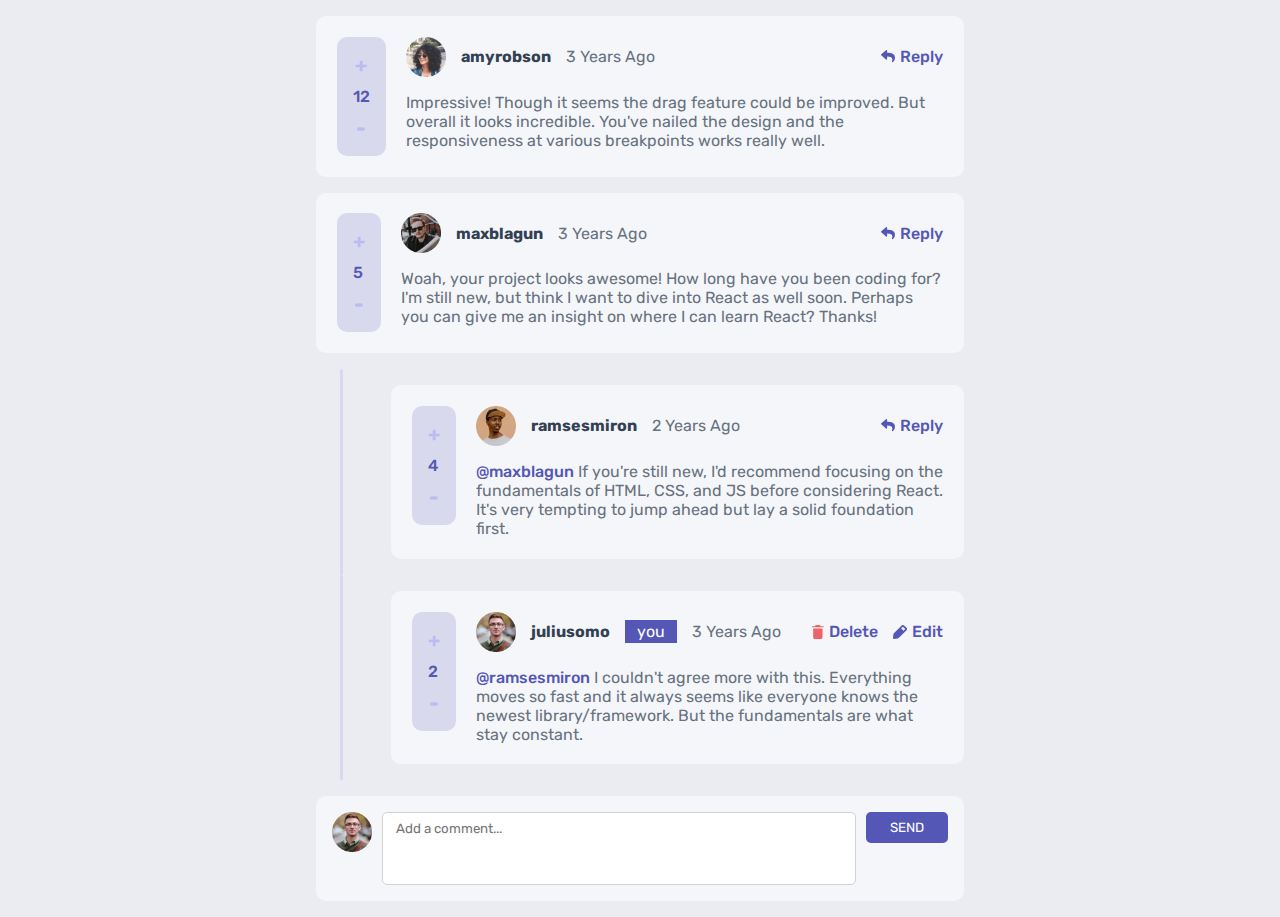
<file: index.html>
<!DOCTYPE html>
<html lang="en">
  <head>
    <meta charset="UTF-8" />
    <meta name="viewport" content="width=device-width, initial-scale=1.0" />
    <!-- displays site properly based on user's device -->
    <link
      href="https://unpkg.com/boxicons@2.1.4/css/boxicons.min.css"
      rel="stylesheet"
    />
    <link
      rel="icon"
      type="image/png"
      sizes="32x32"
      href="../../images/favicon-32x32.png"
    />

    <!-- Font -->
    <link rel="preconnect" href="https://fonts.googleapis.com" />
    <link rel="preconnect" href="https://fonts.gstatic.com" crossorigin />
    <link
      href="https://fonts.googleapis.com/css2?family=Rubik:ital,wght@0,300..900;1,300..900&display=swap"
      rel="stylesheet"
    />
    <link rel="stylesheet" href="src/css/styles.css" />
    <title>Frontend Mentor | Interactive comments section</title>
  </head>
  <body>
    <div class="deleteModal hidden">
      <div class="modalContent">
        <div class="modal--text">
          <h3 class="text--secondary delete--header">Delete Comment</h3>
          <p class="text--neutral">
            Are you sure you want to delete this comment? This will remove the
            comment and can't be undone.
          </p>
        </div>
        <div class="modal--buttons">
          <div class="button-tertiary cancel--button">NO, CANCEL</div>
          <div class="button-tertiary delete--button">YES, DELETE</div>
        </div>
      </div>
    </div>

    <div class="wrapper">
      <!-- Add Comment -->
      <div class="addCommentWrapper">
        <div class="commentNormalWrapper">
          <img
            class="userIcon"
            src="../../images/avatars/image-juliusomo.png"
            alt=""
          />
          <input
            class="comment--input"
            type="text"
            placeholder="Add a comment..."
          />
          <button class="button-primary comment--button">SEND</button>
        </div>

        <div class="comment-input-button-responsive">
          <input
            class="comment--input"
            type="text"
            placeholder="Add a comment..."
          />
          <div class="comment-details-responsive">
            <img
              class="userIcon"
              src="../../images/avatars/image-juliusomo.png"
              alt=""
            />
            <button class="button-primary comment--button">SEND</button>
          </div>
        </div>
      </div>
    </div>
    <!-- Reply Container -->
    <script type="module" src="src/js/main.js"></script>
    <script type="module" src="src/js/DeleteComment.js"></script>
    <script type="module" src="src/js/ReplyComment.js"></script>
    <script type="module" src="src/js/EditComment.js"></script>
    <script type="module" src="src/js/Template2.js"></script>
    <script type="module" src="src/js/TimeHandler.js"></script>
    <script type="module" src="src/js/VoteHandler.js"></script>
  </body>
</html>
</file>
<file: src/css/styles.css>
:root {
  /* Primary Colors */
  --primary: hsl(238, 40%, 52%);
  --secondary: hsl(358, 79%, 66%);
  --tertiary: hsl(240, 37%, 89%);
  --quaternary: hsl(357, 100%, 86%);

  /* Neutral Colors */
  --darkest: hsl(212, 24%, 26%);
  --dark: hsl(211, 10%, 45%);
  --light: hsl(223, 19%, 93%);
  --lighter: hsl(228, 33%, 97%);
  --white: hsl(0, 0%, 100%);
}

* {
  font-family: "Rubik", "sans-serif";
  box-sizing: border-box;
  padding: 0;
  margin: 0;
}

body {
  display: grid;
  place-items: center;
  min-height: 100vh;
  background-color: var(--light);
  /* max-width: 100%; */
  /* grid-template-rows: minmax(0, 1fr); */
}

.wrapper {
  max-width: 680px;
  width: 100%;
  /* min-width: 0px; */
  /* width: 680px; */
}

.text--primary {
  color: var(--primary);
  font-weight: 500;
}

.text--secondary {
  color: var(--darkest);
  font-weight: 700;
}

.text--neutral {
  color: var(--dark);
  font-size: 1rem;
  max-width: 100%;
}

/* Add Comment */
.addCommentWrapper {
  margin: 1rem;
  padding: 1rem;
  border-radius: 10px;
  background-color: var(--lighter);
  max-width: 100%;
}

.commentNormalWrapper {
  display: flex;
  align-items: start;
  gap: 10px;
  max-width: 100%;
}

.comment-input-button-responsive {
  display: flex;
  align-items: center;
  flex-direction: column;
}

.comment-details-responsive {
  display: flex;
  justify-content: space-between;
  max-width: 500px;
  margin-top: 1rem;
  width: 100%;
}

.comment--input {
  max-width: 500px;
  width: 100%;
  padding: 0.5rem 3rem 3rem 0.8rem;
  border: 1px solid lightgray;
  border-radius: 5px;
}

/* input[type="text"],
textarea {
  max-width: 100%; 
}*/

.button-primary {
  padding: 8px 24px;
  border: none;
  background-color: var(--primary);
  color: var(--white);
  font-style: bold;
  border-radius: 5px;

  cursor: pointer;
}

.userIcon {
  width: 40px;
  height: 40px;
}

/* Comment */
.commentContainer {
  background-color: var(--lighter);
  margin-bottom: 1rem;
  padding: 1.3rem;
  border-radius: 10px;
  max-width: 100%;
  margin: 1rem;
}
.commentContent {
  display: flex;
  align-items: start;
  gap: 20px;
  max-width: 100%;
}

.counterWrapper {
  background-color: var(--tertiary);
  display: flex;
  flex-direction: column;
  gap: 10px;
  padding: 1rem;
  border-radius: 10px;
}

.counterButton {
  border: none;
  cursor: pointer;
}

.content--current_user {
  padding: 2px 12px;
  border: none;
  background-color: var(--primary);
  color: var(--white);
  font-style: bold;
  font-size: 1rem;
}

.commentContentWrapper {
  display: flex;
  flex-direction: column;
  width: 100%;
}

.user--details {
  display: flex;
  align-items: center;
  justify-content: space-between;
  margin-bottom: 1rem;
}

.content--user {
  display: flex;
  align-items: center;
  gap: 15px;
}

.comment--features {
  display: flex;
  align-items: center;
  gap: 15px;
}

.comment--reply,
.comment--delete,
.comment--edit {
  display: flex;
  align-items: center;
  gap: 5px;

  cursor: pointer;
}

.counterImage {
  background-color: transparent;
  background: transparent;
}

.repliedTo {
  width: 90%;
  max-width: 100%;
  align-items: end;
}

.transparent {
  background: transparent;
  background-color: transparent;
}

.incrementText {
  color: #babbf1;
  background-color: var(--tertiary);
}

.replyContainer {
  display: flex;
  flex-direction: row;
  gap: 1rem;
  justify-content: center;
}

.replyBreak {
  height: auto;
  margin: 0 1rem 0rem 2.5rem;
  width: 3px !important;
  border-radius: 10px;
  background-color: var(--tertiary);
}

.replyingTo {
  width: 90%;
  max-width: 100%;
}

.comment--input.reply {
  width: 375px;
}

.addCommentWrapper.replyingTo {
  margin-top: 0;
  background-color: var(--lighter);

  display: flex;
  align-items: start;
  justify-content: space-around;
}

.noMarginBottom {
  margin-bottom: 0;
}

.comment-input-button-responsive {
  display: none;
}

.counterFeatureContainerResponsive {
  display: none;
}

.boldedUsername {
  font-weight: 500;
}

/* Modal */
.deleteModal {
  display: flex;
  justify-content: center;
  align-items: center;
  position: fixed; /* Stay in place */
  z-index: 100; /* Sit on top */
  left: 0;
  top: 0;
  width: 100%; /* Full width */
  height: 100%; /* Full height */

  overflow: auto; /* Enable scroll if needed */
  background-color: rgb(0, 0, 0); /* Fallback color */
  background-color: rgba(0, 0, 0, 0.4); /* Black w/ opacity */
}
.modalContent {
  background-color: var(--lighter);
  width: 375px;
  padding: 1.5rem;
  border-radius: 15px;
}

.delete--header {
  margin-bottom: 1rem;
}

.modal--buttons {
  margin-top: 1rem;
  display: flex;
  justify-content: space-between;
  align-items: center;
}

.button-tertiary {
  padding: 12px 32px;
  font-size: 1rem;
  border-radius: 5px;
  color: var(--lighter);
  font-weight: 500;

  cursor: pointer;
}

.cancel--button {
  background-color: var(--dark);
}

.delete--button {
  background-color: var(--secondary);
}

.hidden {
  display: none;
}

@media (max-width: 375px) {
  .commentNormalWrapper {
    display: none;
  }

  .commentContent {
    flex-direction: column;
  }

  .counterFeatureContainerResponsive {
    display: flex;
    justify-content: space-between;
    width: 100%;
  }

  .counterWrapper {
    display: none;
  }

  .counterWrapper.counterResponsive {
    display: flex;
    flex-direction: row;
    align-items: center;
    padding: 0.5rem;
  }

  .content--current_user {
    padding: 1px 6px;
  }

  .text--neutral {
    font-size: 0.8rem;
  }

  .text--primary {
    font-size: 0.8rem;
  }

  .comment--reply {
    display: none;
  }

  .comment--reply.replyResponsive {
    display: flex;
  }

  .replyContainer {
    gap: 0;
  }

  .comment-input-button-responsive {
    display: flex;
  }

  .comment--reply.comment--edit {
    display: flex;
  }

  .comment--delete {
    display: none;
  }

  .comment--delete.delete--responsive {
    display: flex;
  }
}
</file>
